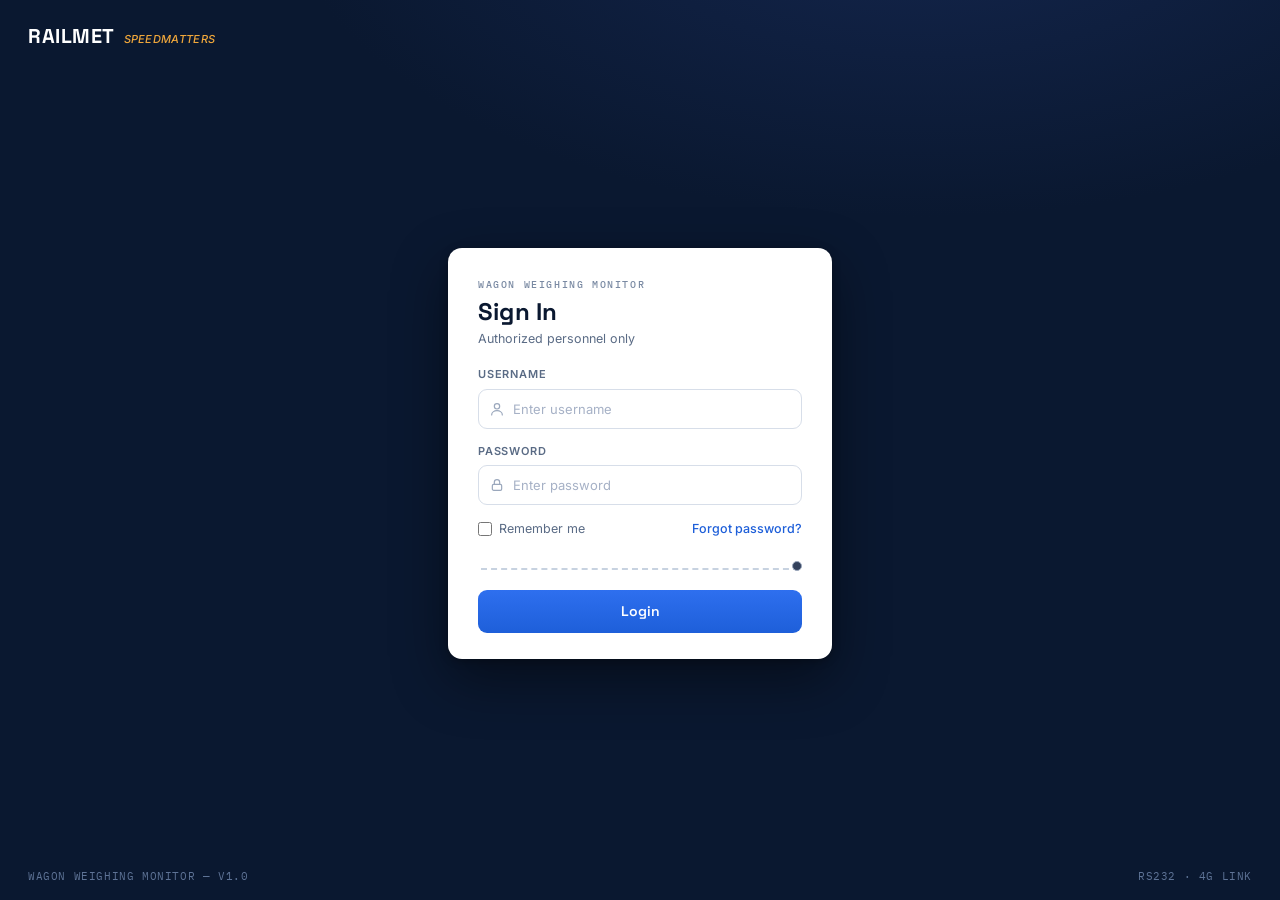
<file: index.html>
<!DOCTYPE html>
<html lang="en" data-bs-theme="light">
<head>
    <meta charset="utf-8">
    <meta name="viewport" content="width=device-width, initial-scale=1.0">
    <title>RAILMET - Rail In-Motion Weighing System</title>
    <link rel="preconnect" href="https://fonts.googleapis.com">
    <link rel="preconnect" href="https://fonts.gstatic.com" crossorigin>
    <link href="https://fonts.googleapis.com/css2?family=Space+Grotesk:wght@500;600;700&family=Inter:wght@400;500;600&family=IBM+Plex+Mono:wght@400;500&display=swap" rel="stylesheet">
    <link href="https://cdn.jsdelivr.net/npm/bootstrap@5.3.3/dist/css/bootstrap.min.css" rel="stylesheet">
    <link href="https://cdn.jsdelivr.net/npm/bootstrap-icons@1.11.3/font/bootstrap-icons.min.css" rel="stylesheet">
    <link rel="stylesheet" href="css/railmet.css">
    <link rel="stylesheet" href="css/custom.css">
</head>
<body>
<div class="rml-page">
    <div class="rml-brand">
        <span class="rml-brand-title">RAILMET</span>
        <span class="rml-brand-sub">SPEEDMATTERS</span>
    </div>

    <div class="rml-body">
        <div class="rml-card">
            <div class="rml-card-head">
                <div class="rml-card-kicker">Wagon Weighing Monitor</div>
                <h1 class="rml-card-title">Sign In</h1>
                <p class="rml-card-subtitle">Authorized personnel only</p>
            </div>

            <form id="loginForm" novalidate>
                <div class="rml-error" role="alert" id="loginError" hidden>
                    <svg width="15" height="15" viewBox="0 0 24 24" fill="none" stroke="currentColor" stroke-width="2" stroke-linecap="round" stroke-linejoin="round"><path d="M10.3 3.9 1.8 18a2 2 0 0 0 1.7 3h17a2 2 0 0 0 1.7-3L13.7 3.9a2 2 0 0 0-3.4 0z"></path><line x1="12" y1="9" x2="12" y2="13"></line><line x1="12" y1="17" x2="12.01" y2="17"></line></svg>
                    <span id="loginErrorText"></span>
                </div>

                <div class="rml-field">
                    <label class="rml-label" for="loginUsername">Username</label>
                    <div class="rml-input-wrap">
                        <svg class="rml-input-icon" viewBox="0 0 24 24" fill="none" stroke="currentColor" stroke-width="1.8" stroke-linecap="round" stroke-linejoin="round"><circle cx="12" cy="8" r="4"></circle><path d="M4 21c0-3.9 3.6-6.5 8-6.5s8 2.6 8 6.5"></path></svg>
                        <input id="loginUsername" class="rml-input" placeholder="Enter username" autocomplete="username">
                    </div>
                </div>

                <div class="rml-field">
                    <label class="rml-label" for="loginPassword">Password</label>
                    <div class="rml-input-wrap">
                        <svg class="rml-input-icon" viewBox="0 0 24 24" fill="none" stroke="currentColor" stroke-width="1.8" stroke-linecap="round" stroke-linejoin="round"><rect x="5" y="11" width="14" height="9" rx="2"></rect><path d="M8 11V8a4 4 0 0 1 8 0v3"></path></svg>
                        <input id="loginPassword" type="password" class="rml-input" placeholder="Enter password" autocomplete="current-password">
                    </div>
                </div>

                <div class="rml-row">
                    <label class="rml-check"><input type="checkbox" id="loginRemember"> Remember me</label>
                    <button type="button" class="rml-forgot" id="btnForgot">Forgot password?</button>
                </div>
                <div class="rml-info" role="status" id="loginInfo" hidden>Contact the system administrator to reset your password.</div>

                <div class="rml-track" aria-hidden="true">
                    <div class="rml-rail"></div>
                    <span class="rml-signal" id="signal"></span>
                    <div class="rml-wagon" id="wagonTrain">
                        <svg width="136" height="24" viewBox="0 0 136 24" fill="none">
                            <line x1="23" y1="13" x2="29" y2="13" stroke="#8A97AB" stroke-width="2.5"/><rect x="1" y="4" width="22" height="12" rx="2" fill="#0A1830"/><rect x="1" y="4" width="22" height="3.5" rx="1" fill="#1E5FD9"/><circle cx="9" cy="19" r="3.4" fill="#8A97AB"/><circle cx="18" cy="19" r="3.4" fill="#8A97AB"/>
                            <line x1="51" y1="13" x2="57" y2="13" stroke="#8A97AB" stroke-width="2.5"/><rect x="29" y="4" width="22" height="12" rx="2" fill="#0A1830"/><rect x="29" y="4" width="22" height="3.5" rx="1" fill="#F0A73B"/><circle cx="37" cy="19" r="3.4" fill="#8A97AB"/><circle cx="46" cy="19" r="3.4" fill="#8A97AB"/>
                            <line x1="79" y1="13" x2="85" y2="13" stroke="#8A97AB" stroke-width="2.5"/><rect x="57" y="4" width="22" height="12" rx="2" fill="#0A1830"/><rect x="57" y="4" width="22" height="3.5" rx="1" fill="#1E5FD9"/><circle cx="65" cy="19" r="3.4" fill="#8A97AB"/><circle cx="74" cy="19" r="3.4" fill="#8A97AB"/>
                            <line x1="107" y1="13" x2="113" y2="13" stroke="#8A97AB" stroke-width="2.5"/><rect x="85" y="4" width="22" height="12" rx="2" fill="#0A1830"/><rect x="85" y="4" width="22" height="3.5" rx="1" fill="#F0A73B"/><circle cx="93" cy="19" r="3.4" fill="#8A97AB"/><circle cx="102" cy="19" r="3.4" fill="#8A97AB"/>
                            <rect x="113" y="4" width="22" height="12" rx="2" fill="#0A1830"/><rect x="113" y="4" width="22" height="3.5" rx="1" fill="#1E5FD9"/><circle cx="121" cy="19" r="3.4" fill="#8A97AB"/><circle cx="130" cy="19" r="3.4" fill="#8A97AB"/>
                        </svg>
                    </div>
                </div>

                <button type="submit" class="rml-btn" id="btnLogin"><span>Login</span></button>
            </form>
        </div>
    </div>

    <div class="rml-footer">
        <span>WAGON WEIGHING MONITOR — V1.0</span>
        <span>RS232 · 4G LINK</span>
    </div>
</div>

<script src="https://cdn.jsdelivr.net/npm/bootstrap@5.3.3/dist/js/bootstrap.bundle.min.js"></script>
<script src="js/core.js"></script>
<script>
(function () {
    RM.init();
    // already signed in → go straight to the first permitted page
    const existing = RM.currentUser();
    if (existing && RM.homeFor(existing)) { location.replace(RM.homeFor(existing)); return; }

    const $ = id => document.getElementById(id);
    const form = $('loginForm'), err = $('loginError'), errText = $('loginErrorText');
    const showError = msg => { errText.textContent = msg; err.hidden = false; };

    $('btnForgot').onclick = () => { $('loginInfo').hidden = false; };

    form.addEventListener('submit', e => {
        e.preventDefault();
        err.hidden = true;
        const u = $('loginUsername').value.trim(), p = $('loginPassword').value;
        if (!u || !p) return showError('Please enter both username and password.');

        const res = RM.login(u, p, $('loginRemember').checked);
        if (!res.ok) { $('loginPassword').value = ''; return showError(res.error); }

        const home = RM.homeFor(res.user);
        if (!home) { RM.clearSession(); return showError('Your role has no modules assigned. Contact the system administrator.'); }

        // signal arms, wagon crosses the rail, then navigate
        $('btnLogin').disabled = true;
        $('btnLogin').innerHTML = '<span>Signing in…</span>';
        $('signal').classList.add('armed');
        $('wagonTrain').classList.add('run');
        setTimeout(() => location.href = home, 1250);
    });
})();
</script>
</body>
</html>
</file>
<file: css/railmet.css>
/* ============================================================
   RAILMET Pixel-Perfect CSS — Matches desktop application exactly
   ============================================================ */

/* --- Reset --- */
*, *::before, *::after { box-sizing: border-box; margin: 0; padding: 0; }
html, body {
  font-family: "Segoe UI", -apple-system, BlinkMacSystemFont, "Roboto", Arial, sans-serif;
  background: #F3F3F3;
  color: #1a1a2e;
  font-size: 14px;
  line-height: 1.4;
  -webkit-font-smoothing: antialiased;
}

/* --- Top Dark Strip --- */
.rm-top-strip { height: 5px; background: #0B1A30; width: 100%; }

/* --- Header Bar --- */
.rm-header { display: flex; align-items: center; height: 44px; background: #007A8A; color: #fff; padding: 0 16px; width: 100%; }
.rm-header-brand { display: flex; align-items: baseline; gap: 8px; min-width: 220px; }
.rm-header-brand .rm-logo-railmet { font-size: 22px; font-weight: 800; color: #fff; letter-spacing: 0.5px; }
.rm-header-brand .rm-logo-speed { font-size: 12px; font-style: italic; color: #FFD54F; font-weight: 500; letter-spacing: 0.3px; }
.rm-header-center { flex: 1; text-align: center; font-size: 14px; font-weight: 600; letter-spacing: 1.5px; color: #fff; }
.rm-header-date { background: #0B1A30; color: #fff; border-radius: 4px; padding: 4px 12px; font-size: 12px; font-weight: 600; font-variant-numeric: tabular-nums; white-space: nowrap; min-width: 155px; text-align: center; }

/* --- App Body --- */
.rm-body { display: flex; height: calc(100vh - 49px); overflow: hidden; }

/* --- Sidebar --- */
.rm-sidebar { width: 200px; min-width: 200px; background: #fff; border-right: 1px solid #D6DCE5; display: flex; flex-direction: column; flex-shrink: 0; }
.rm-sidebar-logo { padding: 16px 16px 12px 16px; border-bottom: 1px solid #ECF0F5; }
.rm-sidebar-logo .rm-sb-railmet { font-size: 18px; font-weight: 800; color: #007A8A; }
.rm-sidebar-logo .rm-sb-speed { font-size: 10px; font-style: italic; color: #FFD54F; font-weight: 500; }
.rm-sidebar-nav { display: flex; flex-direction: column; padding: 8px 0; gap: 2px; }
.rm-sidebar-nav .rm-nav-item { display: flex; align-items: center; gap: 10px; padding: 10px 16px; font-size: 13px; font-weight: 600; color: #4A5568; cursor: pointer; border: none; background: none; text-decoration: none; transition: background .12s, color .12s; border-radius: 0; width: 100%; text-align: left; }
.rm-sidebar-nav .rm-nav-item:hover { background: #F0F4F8; color: #1a1a2e; }
.rm-sidebar-nav .rm-nav-item.active { background: #00A3B6; color: #fff; }
.rm-sidebar-nav .rm-nav-item i { font-size: 15px; width: 18px; text-align: center; }

/* --- Main Content --- */
.rm-content { flex: 1; padding: 12px 16px 16px 16px; overflow: hidden; min-width: 0; display: flex; flex-direction: column; }

/* --- Summary Cards --- */
.rm-summary-row { display: flex; gap: 12px; margin-bottom: 12px; }
.rm-summary-card { flex: 1; background: #fff; border: 1px solid #D6DCE5; border-radius: 8px; padding: 12px 16px; min-width: 0; }
.rm-summary-card .rm-sc-label { font-size: 10px; font-weight: 600; text-transform: uppercase; color: #718096; letter-spacing: 0.5px; margin-bottom: 2px; }
.rm-summary-card .rm-sc-value { font-size: 24px; font-weight: 700; line-height: 1.2; white-space: nowrap; overflow: hidden; text-overflow: ellipsis; }
.rm-summary-card .rm-sc-value.blue   { color: #00A3B6; }
.rm-summary-card .rm-sc-value.green  { color: #16A34A; }
.rm-summary-card .rm-sc-value.orange { color: #EA580C; }
.rm-summary-card .rm-sc-value.dark   { color: #1a1a2e; }

/* --- Section Title --- */
.rm-section-title { font-size: 13px; font-weight: 700; text-transform: uppercase; color: #007A8A; letter-spacing: 0.5px; margin-bottom: 8px; padding-left: 2px; }

/* --- Table Wrap --- */
.rm-table-wrap { background: #fff; border: 1px solid #D6DCE5; border-radius: 8px; overflow: hidden; margin-bottom: 12px; }
.rm-table-scroll { overflow-x: auto; max-height: 340px; overflow-y: auto; }
.rm-table-wrap.wagon-grid-wrap { flex: 1; min-height: 0; display: flex; flex-direction: column; }
.rm-table-wrap.wagon-grid-wrap .rm-table-scroll { flex: 1; overflow-y: auto; min-height: 0; }
.rm-table { width: 100%; border-collapse: collapse; font-size: 12px; white-space: nowrap; }
.rm-table thead th { background: #00A3B6; color: #fff; font-size: 10px; font-weight: 600; text-transform: uppercase; letter-spacing: 0.3px; padding: 8px 8px; text-align: left; border: none; position: sticky; top: 0; z-index: 2; white-space: nowrap; }
.rm-table tbody td { padding: 6px 8px; border-bottom: 1px solid #ECF0F5; font-size: 12px; color: #2D3748; white-space: nowrap; }
.rm-table tbody tr:nth-child(even) { background: #F7FAFC; }
.rm-table tbody tr:hover { background: #EBF4FF; }
.rm-table .col-wagon { font-weight: 700; color: #1a1a2e; }

/* --- Wagon Table --- */
.rm-wagon-table { width: 100%; border-collapse: collapse; font-size: 12px; white-space: nowrap; }
.rm-wagon-table thead th { background: #00A3B6; color: #fff; font-size: 10px; font-weight: 600; text-transform: uppercase; letter-spacing: 0.3px; padding: 8px 8px; text-align: left; border: none; position: sticky; top: 0; z-index: 2; white-space: nowrap; }
.rm-wagon-table tbody td { padding: 6px 8px; border-bottom: 1px solid #ECF0F5; font-size: 12px; color: #2D3748; white-space: nowrap; }
.rm-wagon-table tbody tr:nth-child(even) { background: #F7FAFC; }
.rm-wagon-table tbody tr:hover { background: #EBF4FF; }
.rm-wagon-table .col-wagon { font-weight: 700; color: #1a1a2e; }
.rm-wagon-table .col-gross { font-weight: 700; color: #1a1a2e; }
.rm-wagon-table .asym-pos { color: #16A34A; font-weight: 600; }
.rm-wagon-table .asym-neg { color: #DC2626; font-weight: 600; }
.rm-wagon-table .asym-zero { color: #718096; font-weight: 600; }

/* --- Bottom Grid --- */
.rm-bottom-grid { display: grid; grid-template-columns: 1fr 1fr; gap: 12px; }

/* --- Panels --- */
.rm-panel { background: #fff; border: 1px solid #D6DCE5; border-radius: 8px; overflow: hidden; }
.rm-panel-header { padding: 10px 14px; border-bottom: 1px solid #ECF0F5; }
.rm-panel-title { font-size: 12px; font-weight: 700; text-transform: uppercase; color: #007A8A; letter-spacing: 0.5px; }
.rm-panel-body { padding: 14px; }

/* --- Chart Area --- */
.rm-chart-area { width: 100%; height: 240px; display: flex; align-items: center; justify-content: center; color: #A0AEC0; font-size: 13px; border: 1px dashed #D6DCE5; border-radius: 6px; margin-bottom: 12px; }

/* --- Legend --- */
.rm-legend { display: flex; gap: 16px; margin-bottom: 10px; font-size: 11px; font-weight: 600; color: #4A5568; }
.rm-legend-item { display: flex; align-items: center; gap: 5px; }
.rm-legend-dot { width: 10px; height: 10px; border-radius: 2px; }
.rm-legend-dot.green { background: #16A34A; }
.rm-legend-dot.blue  { background: #00A3B6; }

/* --- Wagon Image --- */
.rm-wagon-img-wrap { text-align: center; padding: 10px 0; margin-bottom: 12px; }
.rm-wagon-img-wrap img { max-width: 320px; height: auto; opacity: 0.85; }

/* --- Axle Cards --- */
.rm-axle-row { display: flex; gap: 10px; margin-bottom: 12px; }
.rm-axle-card { flex: 1; background: #F7FAFC; border: 1px solid #D6DCE5; border-radius: 6px; padding: 8px 10px; text-align: center; }
.rm-axle-card .rm-ac-title { font-size: 12px; font-weight: 700; color: #1a1a2e; margin-bottom: 4px; }
.rm-axle-card .rm-ac-row { display: flex; justify-content: space-between; font-size: 11px; color: #4A5568; }
.rm-axle-card .rm-ac-val { font-weight: 700; color: #1a1a2e; }
.axle-lh { font-size: 14px; font-weight: 700; color: #00A3B6; }
.axle-rh { font-size: 14px; font-weight: 700; color: #16A34A; }
.axle-label { font-size: 10px; font-weight: 600; color: #718096; text-transform: uppercase; margin-top: 2px; }

/* --- Axle Info --- */
.rm-axle-info { display: grid; grid-template-columns: 1fr 1fr; gap: 6px; font-size: 12px; color: #4A5568; }
.rm-axle-info .rm-ai-label { font-weight: 600; }
.rm-axle-info .rm-ai-val { font-weight: 700; color: #1a1a2e; }
.rm-bottom-info { display: flex; justify-content: space-between; align-items: flex-end; margin-top: 8px; font-size: 12px; color: #4A5568; }
.rm-bottom-info .rm-bi-label { font-weight: 600; }
.rm-bottom-info .rm-bi-val { font-weight: 700; color: #1a1a2e; }

/* --- Data Labels --- */
.rm-data-label { font-size: 11px; font-weight: 600; color: #718096; }
.rm-data-value { font-size: 14px; font-weight: 700; color: #1a1a2e; }
.rm-bogie-line { padding: 10px 0; border-top: 1px solid #ECF0F5; }

/* --- Buttons --- */
.rm-btn-row { display: flex; gap: 8px; flex-wrap: wrap; }
.rm-btn { display: inline-flex; align-items: center; gap: 6px; padding: 7px 16px; font-size: 12px; font-weight: 600; border: none; border-radius: 6px; cursor: pointer; white-space: nowrap; transition: background .12s; }
.rm-btn-blue     { background: #00A3B6; color: #fff; }
.rm-btn-blue:hover     { background: #008A9A; }
.rm-btn-red      { background: #DC2626; color: #fff; }
.rm-btn-red:hover      { background: #B91C1C; }
.rm-btn-gray     { background: #718096; color: #fff; }
.rm-btn-gray:hover     { background: #4A5568; }
.rm-btn-green    { background: #16A34A; color: #fff; }
.rm-btn-green:hover    { background: #15803D; }
.rm-btn-primary  { background: #00A3B6; color: #fff; }
.rm-btn-primary:hover  { background: #008A9A; }
.rm-btn-success  { background: #16A34A; color: #fff; }
.rm-btn-success:hover  { background: #15803D; }
.rm-btn-danger   { background: #DC2626; color: #fff; }
.rm-btn-danger:hover   { background: #B91C1C; }
.rm-btn-secondary { background: #718096; color: #fff; }
.rm-btn-secondary:hover { background: #4A5568; }
.rm-btn-outline  { background: transparent; color: #00A3B6; border: 1px solid #00A3B6; }
.rm-btn-outline:hover  { background: #00A3B6; color: #fff; }
.rm-btn:disabled { opacity: .5; cursor: not-allowed; }
.rm-btn-sm { padding: 4px 12px; font-size: 11px; }

/* --- Badges --- */
.rm-badge { display: inline-flex; align-items: center; gap: 4px; padding: 2px 8px; font-size: 10px; font-weight: 600; border-radius: 4px; text-transform: uppercase; letter-spacing: 0.3px; white-space: nowrap; }
.rm-badge-info    { background: #DBEAFE; color: #1D4ED8; }
.rm-badge-ok      { background: #DCFCE7; color: #16A34A; }
.rm-badge-overload { background: #FEE2E2; color: #DC2626; }
.rm-badge-warning  { background: #FEF3C7; color: #D97706; }

/* --- Select --- */
.rm-select { padding: 5px 28px 5px 10px; font-size: 12px; border: 1px solid #D6DCE5; border-radius: 4px; background: #fff; color: #1a1a2e; font-weight: 600; appearance: auto; }

/* --- Status Dot --- */
.rm-status-dot { display: inline-block; width: 10px; height: 10px; border-radius: 50%; margin-right: 6px; vertical-align: middle; }
.rm-status-dot.online  { background: #16A34A; }
.rm-status-dot.offline { background: #DC2626; }

/* --- Form Labels --- */
.rm-form-label { display: block; font-size: 10px; font-weight: 600; text-transform: uppercase; color: #718096; letter-spacing: 0.5px; margin-bottom: 4px; }

/* --- Filter Labels & Inputs --- */
.rm-filter-label { display: block; font-size: 10px; font-weight: 600; text-transform: uppercase; color: #718096; letter-spacing: 0.5px; margin-bottom: 4px; }
.rm-filter-select { width: 100%; padding: 7px 10px; font-size: 12px; border: 1px solid #D6DCE5; border-radius: 4px; background: #fff; color: #1a1a2e; font-family: inherit; outline: none; transition: border-color .12s; }
.rm-filter-select:focus { border-color: #00A3B6; box-shadow: 0 0 0 2px rgba(13,110,253,.15); }

/* --- Report Type List --- */
.rm-rt-item { display: block; width: 100%; padding: 10px 14px; font-size: 12px; font-weight: 500; color: #4A5568; background: #fff; border: none; border-bottom: 1px solid #ECF0F5; text-align: left; cursor: pointer; transition: background .12s, color .12s; }
.rm-rt-item:last-child { border-bottom: none; }
.rm-rt-item:hover { background: #F0F4F8; color: #1a1a2e; }
.rm-rt-item.active { background: #00A3B6; color: #fff; font-weight: 600; }

/* --- Empty State --- */
.rm-empty-state { text-align: center; color: #A0AEC0; }
.rm-empty-state i { font-size: 32px; display: block; margin-bottom: 8px; }
.rm-empty-title { font-size: 13px; font-weight: 600; color: #4A5568; margin-bottom: 4px; }
.rm-empty-desc { font-size: 12px; color: #A0AEC0; }

/* --- Tab Pills (Settings) --- */
.rm-tab-pills .nav-link { display: flex; align-items: center; gap: 8px; padding: 10px 14px; font-size: 12px; font-weight: 600; color: #4A5568; background: transparent; border: none; border-bottom: 1px solid #ECF0F5; text-align: left; cursor: pointer; transition: background .12s, color .12s; border-radius: 0; }
.rm-tab-pills .nav-link:last-child { border-bottom: none; }
.rm-tab-pills .nav-link:hover { background: #F0F4F8; color: #1a1a2e; }
.rm-tab-pills .nav-link.active { background: #00A3B6; color: #fff; font-weight: 600; }

/* --- Modal --- */
.rm-modal { background: #fff; border: 1px solid #D6DCE5; border-radius: 8px; overflow: hidden; }
.rm-modal .modal-header { background: #007A8A; color: #fff; padding: 10px 14px; border-bottom: none; }
.rm-modal .modal-header h6 { margin: 0; font-size: 13px; font-weight: 700; color: #fff; }
.rm-modal .modal-body { padding: 14px; }
.rm-modal .modal-footer { padding: 10px 14px; border-top: 1px solid #ECF0F5; }

/* --- Scrollbar --- */
.rm-table-scroll::-webkit-scrollbar { width: 6px; height: 6px; }
.rm-table-scroll::-webkit-scrollbar-track { background: transparent; }
.rm-table-scroll::-webkit-scrollbar-thumb { background: #CBD5E0; border-radius: 3px; }

/* --- Responsive: sidebar offcanvas on small screens --- */
@media (max-width: 991.98px) {
  .rm-sidebar { display: none; }
  .rm-sidebar.offcanvas-show { display: flex; position: fixed; top: 49px; left: 0; bottom: 0; width: 200px; z-index: 1045; background: #fff; border-right: 1px solid #D6DCE5; box-shadow: 4px 0 12px rgba(0,0,0,.12); }
  .rm-sidebar-backdrop { display: none; position: fixed; inset: 0; background: rgba(0,0,0,.35); z-index: 1040; }
  .rm-sidebar-backdrop.show { display: block; }
}

/* --- Responsive: summary cards --- */
@media (max-width: 767.98px) {
  .rm-summary-row { flex-wrap: wrap; }
  .rm-summary-card { flex-basis: calc(50% - 6px); }
}
@media (max-width: 575.98px) {
  .rm-summary-card { flex-basis: 100%; }
  .rm-bottom-grid { grid-template-columns: 1fr; }
}

/* --- Login Screen (control-room design) --- */
.rml-page {
  min-height: 100vh;
  display: flex;
  flex-direction: column;
  background: radial-gradient(1100px 560px at 72% -12%, #14264E 0%, #0A1830 58%) #0A1830;
  font-family: "Inter", -apple-system, BlinkMacSystemFont, "Segoe UI", sans-serif;
  color: #E8EDF6;
}

/* Brand row */
.rml-brand { display: flex; align-items: baseline; gap: 9px; padding: 22px 28px 0; }
.rml-brand-title { font-family: "Space Grotesk", "Inter", sans-serif; font-size: 20px; font-weight: 700; letter-spacing: .5px; color: #fff; }
.rml-brand-sub { font-size: 11px; font-style: italic; font-weight: 500; letter-spacing: .3px; color: #F0A73B; }

/* Centered card */
.rml-body { flex: 1; display: flex; align-items: center; justify-content: center; padding: 18px 24px; }
.rml-card {
  width: 384px; max-width: 100%;
  background: #fff;
  border-radius: 14px;
  padding: 30px 30px 26px;
  box-shadow: 0 20px 55px rgba(0, 0, 0, .45), 0 2px 8px rgba(0, 0, 0, .25);
}
.rml-card-head { margin-bottom: 20px; }
.rml-card-kicker { font-family: "IBM Plex Mono", ui-monospace, monospace; font-size: 10px; font-weight: 500; letter-spacing: 1.6px; text-transform: uppercase; color: #7A8AA3; margin-bottom: 6px; }
.rml-card-title { margin: 0; font-family: "Space Grotesk", "Inter", sans-serif; font-size: 24px; font-weight: 700; letter-spacing: .2px; color: #0A1830; }
.rml-card-subtitle { margin: 3px 0 0; font-size: 12.5px; color: #5A6B85; }

/* Feedback rows */
.rml-error { display: flex; align-items: center; gap: 8px; background: #FDF0EF; border: 1px solid #F3CFCB; color: #B03A33; border-radius: 8px; padding: 9px 12px; font-size: 12px; margin-bottom: 14px; }
.rml-info { font-size: 12px; color: #1E5FD9; margin: -8px 0 12px; }

/* Fields */
.rml-field { margin-bottom: 15px; }
.rml-label { display: block; font-size: 11px; font-weight: 600; text-transform: uppercase; letter-spacing: .8px; color: #5A6B85; margin-bottom: 6px; }
.rml-input-wrap { position: relative; }
.rml-input-icon { position: absolute; left: 11px; top: 50%; transform: translateY(-50%); width: 16px; height: 16px; color: #9AA7BC; pointer-events: none; }
.rml-input {
  width: 100%; padding: 10px 12px 10px 34px;
  font-size: 13px; font-family: inherit; color: #0F1B33;
  background: #fff; border: 1px solid #D7DEE9; border-radius: 9px;
  outline: none;
  transition: border-color .15s, box-shadow .15s;
}
.rml-input::placeholder { color: #A6B1C6; }
.rml-input:focus { border-color: #1E5FD9; box-shadow: 0 0 0 3px rgba(30, 95, 217, .18); }

/* Remember me / forgot row */
.rml-row { display: flex; align-items: center; justify-content: space-between; margin: 2px 0 14px; }
.rml-check { display: flex; align-items: center; gap: 7px; font-size: 12.5px; color: #5A6B85; cursor: pointer; user-select: none; }
.rml-check input { width: 14px; height: 14px; accent-color: #1E5FD9; cursor: pointer; }
.rml-forgot { background: none; border: none; padding: 0; font-size: 12.5px; font-weight: 500; font-family: inherit; color: #1E5FD9; cursor: pointer; }
.rml-forgot:hover { text-decoration: underline; }

/* Signal rail - the wagon crossing represents the login action */
.rml-track { position: relative; height: 26px; margin: 0 3px 12px; }
.rml-rail { position: absolute; left: 0; right: 0; top: 16px; border-top: 2px dashed #C7D2E0; }
.rml-signal {
  position: absolute; right: -3px; top: 9px;
  width: 10px; height: 10px; border-radius: 50%;
  background: #33415C; border: 1px solid #9AA7BC;
  transition: background .2s, box-shadow .2s, border-color .2s;
}
.rml-signal.armed { background: #F0A73B; border-color: #F0A73B; box-shadow: 0 0 6px 2px rgba(240, 167, 59, .6), 0 0 16px 5px rgba(240, 167, 59, .3); }
.rml-wagon { position: absolute; top: -8px; left: -150px; width: 136px; height: 24px; opacity: 0; will-change: left, opacity; }
.rml-wagon.run { opacity: 1; animation: rml-wagon-run 1.2s cubic-bezier(.45, .05, .55, .95) forwards; }
@keyframes rml-wagon-run {
  0%   { left: -150px; opacity: 0; }
  8%   { left: -110px; opacity: 1; }
  78%  { left: calc(100% + 10px); opacity: 1; }
  100% { left: calc(100% + 110px); opacity: 0; }
}

/* Button */
.rml-btn {
  width: 100%; display: flex; align-items: center; justify-content: center;
  padding: 12px 16px;
  font-family: "Space Grotesk", "Inter", sans-serif; font-size: 14px; font-weight: 600;
  color: #fff; background: linear-gradient(180deg, #2E6FEF, #1E5FD9);
  border: none; border-radius: 9px; cursor: pointer;
  transition: background .15s, box-shadow .15s, transform .1s;
}
.rml-btn:hover:not(:disabled) { background: linear-gradient(180deg, #3B7AF4, #2058CE); box-shadow: 0 4px 14px rgba(30, 95, 217, .35); }
.rml-btn:active:not(:disabled) { transform: translateY(1px); }
.rml-btn:disabled { opacity: .85; cursor: default; }

/* Footer meta row */
.rml-footer {
  display: flex; justify-content: space-between; align-items: center; flex-wrap: wrap; gap: 4px 16px;
  padding: 12px 28px 16px;
  font-family: "IBM Plex Mono", ui-monospace, monospace;
  font-size: 10.5px; letter-spacing: .6px; color: #5E7396;
}
.rml-footer span { white-space: nowrap; }

/* --- Print --- */
@media print {
  .rm-top-strip, .rm-header, .rm-sidebar { display: none !important; }
  .rm-content { padding: 0; }
}

/* --- MQTT Indicator --- */
.rm-mqtt-indicator {
  display: flex; align-items: center; gap: 5px;
  padding: 3px 10px; border-radius: 4px;
  font-size: 11px; font-weight: 600; letter-spacing: 0.3px;
  transition: background 0.3s, color 0.3s;
}
.rm-mqtt-indicator.connected {
  background: rgba(22, 163, 74, 0.15); color: #16A34A;
}
.rm-mqtt-indicator.disconnected {
  background: rgba(234, 179, 8, 0.15); color: #EAB308;
}
.rm-mqtt-indicator i { font-size: 13px; }
.rm-mqtt-indicator.connected i {
  animation: mqtt-pulse 2s ease-in-out infinite;
}
@keyframes mqtt-pulse {
  0%, 100% { opacity: 1; }
  50% { opacity: 0.4; }
}

/* --- Status Pulse Dot --- */
.rm-status-pulse {
  display: inline-block;
  width: 10px;
  height: 10px;
  border-radius: 50%;
  background: #16A34A;
  box-shadow: 0 0 6px 2px rgba(22, 163, 74, 0.5);
  animation: status-glow 2s ease-in-out infinite;
  flex-shrink: 0;
}
@keyframes status-glow {
  0%, 100% { box-shadow: 0 0 6px 2px rgba(22, 163, 74, 0.5); }
  50% { box-shadow: 0 0 12px 4px rgba(22, 163, 74, 0.8); }
}
</file>
<file: css/custom.css>
/* ============================================================
   RAILMET additions: user menu, user management, roles & permissions
   Built on the tokens of railmet.css (teal #007A8A / #00A3B6)
   ============================================================ */
main.rm-content[hidden] { display: none !important; }

/* Header burger (mobile only) */
.rm-burger { display: none; background: none; border: none; color: #fff; font-size: 22px; margin-right: 8px; padding: 0 4px; cursor: pointer; }
@media (max-width: 991.98px) {
  .rm-burger { display: inline-flex; }
  .rm-header-center { display: none; }
  .rm-header-brand { min-width: 0; flex: 1; }
  .rm-body { height: auto; min-height: calc(100vh - 49px); overflow: visible; }
  .rm-content { overflow: visible; }
}
@media (max-width: 575.98px) {
  .rm-header-date, .rm-mqtt-indicator, .rm-user-meta { display: none !important; }
}

/* User chip in header */
.rm-user-chip { display: flex; align-items: center; gap: 8px; background: rgba(255,255,255,.12); border: 1px solid rgba(255,255,255,.18); color: #fff; border-radius: 6px; padding: 3px 10px 3px 4px; cursor: pointer; height: 32px; }
.rm-user-chip:hover { background: rgba(255,255,255,.2); }
.rm-avatar { width: 24px; height: 24px; border-radius: 50%; background: #FFD54F; color: #0B1A30; font-size: 10px; font-weight: 800; display: inline-flex; align-items: center; justify-content: center; }
.rm-user-meta { display: flex; flex-direction: column; line-height: 1.1; text-align: left; }
.rm-user-name { font-size: 12px; font-weight: 700; }
.rm-user-role { font-size: 10px; opacity: .8; }
.rm-dropdown { font-size: 13px; min-width: 210px; border: 1px solid #D6DCE5; box-shadow: 0 8px 24px rgba(0,0,0,.12); }
.rm-dropdown .dropdown-item { display: flex; gap: 8px; align-items: center; font-weight: 500; }
.rm-dd-head { padding: 6px 16px 8px; border-bottom: 1px solid #ECF0F5; margin-bottom: 4px; }

/* Page title row (matches Settings page heading) */
.rm-page-head { display: flex; justify-content: space-between; align-items: center; margin-bottom: 12px; gap: 12px; flex-wrap: wrap; }
.rm-page-head h5 { margin: 0; font-weight: 700; font-size: 14px; }
.rm-page-head h5 i { color: #00A3B6; margin-right: 8px; }

/* Toolbar */
.rm-toolbar { display: flex; gap: 8px; align-items: center; flex-wrap: wrap; padding: 12px 14px; border-bottom: 1px solid #ECF0F5; }
.rm-search { position: relative; }
.rm-search i { position: absolute; left: 10px; top: 50%; transform: translateY(-50%); color: #A0AEC0; font-size: 13px; }
.rm-search input { padding-left: 30px; width: 240px; }

/* Inputs share rm-filter-select look */
input.rm-filter-select, textarea.rm-filter-select { appearance: none; }
.rm-filter-select:disabled, .rm-filter-select[readonly] { background: #F7FAFC; color: #718096; }

/* Table actions */
.rm-actions { display: flex; gap: 4px; }
.rm-icon-btn { width: 28px; height: 28px; display: inline-flex; align-items: center; justify-content: center; border: 1px solid #D6DCE5; border-radius: 4px; background: #fff; color: #4A5568; cursor: pointer; font-size: 13px; }
.rm-icon-btn:hover { background: #00A3B6; border-color: #00A3B6; color: #fff; }
.rm-icon-btn.danger:hover { background: #DC2626; border-color: #DC2626; }
.rm-icon-btn:disabled { opacity: .35; cursor: not-allowed; background: #fff; color: #4A5568; border-color: #D6DCE5; }
.rm-badge-role { background: #E0F7FA; color: #007A8A; }
.rm-badge-muted { background: #EDF2F7; color: #718096; }
.rm-table td .rm-user-cell { display: flex; align-items: center; gap: 8px; }
.rm-table td .rm-avatar { background: #00A3B6; color: #fff; }

/* Roles page */
.rm-roles-grid { display: grid; grid-template-columns: 260px 1fr; gap: 12px; flex: 1; min-height: 0; }
@media (max-width: 767.98px) { .rm-roles-grid { grid-template-columns: 1fr; } }
.rm-role-item { display: flex; justify-content: space-between; align-items: center; gap: 8px; width: 100%; padding: 10px 14px; background: #fff; border: none; border-bottom: 1px solid #ECF0F5; text-align: left; cursor: pointer; font-size: 12px; color: #4A5568; }
.rm-role-item:hover { background: #F0F4F8; color: #1a1a2e; }
.rm-role-item.active { background: #00A3B6; color: #fff; }
.rm-role-item .rm-role-name { font-weight: 700; display: flex; align-items: center; gap: 6px; }
.rm-role-item .rm-role-sub { font-size: 10px; opacity: .75; }
.rm-role-item .rm-count { font-size: 10px; font-weight: 700; background: rgba(0,0,0,.06); padding: 2px 7px; border-radius: 10px; }
.rm-role-item.active .rm-count { background: rgba(255,255,255,.25); }

.rm-perm-group { border: 1px solid #ECF0F5; border-radius: 6px; margin-bottom: 10px; overflow: hidden; }
.rm-perm-group-head { display: flex; justify-content: space-between; align-items: center; background: #F7FAFC; padding: 8px 12px; font-size: 12px; font-weight: 700; color: #007A8A; text-transform: uppercase; letter-spacing: .4px; }
.rm-perm-row { display: flex; align-items: center; gap: 10px; padding: 8px 12px; border-top: 1px solid #ECF0F5; font-size: 12px; cursor: pointer; }
.rm-perm-row:hover { background: #FAFCFE; }
.rm-perm-row input, .rm-perm-group-head input { width: 15px; height: 15px; accent-color: #00A3B6; cursor: pointer; }
.rm-perm-row code { font-size: 10.5px; color: #718096; background: #EDF2F7; padding: 1px 6px; border-radius: 3px; margin-left: auto; }
.rm-perm-row.disabled { cursor: not-allowed; opacity: .75; }

/* Permission matrix (overview) */
.rm-matrix th, .rm-matrix td { text-align: center; }
.rm-matrix th:first-child, .rm-matrix td:first-child { text-align: left; }
.rm-matrix .yes { color: #16A34A; font-size: 14px; }
.rm-matrix .no { color: #CBD5E0; font-size: 14px; }

/* Modal form error */
.rm-form-error { background: #FDF0EF; border: 1px solid #F3CFCB; color: #B03A33; border-radius: 6px; padding: 8px 12px; font-size: 12px; margin-bottom: 12px; }
.rm-modal .btn-close-white { filter: invert(1) grayscale(1) brightness(2); }
.rm-modal .modal-header h6 i { margin-right: 6px; }

/* Toasts */
.rm-toast-host { position: fixed; right: 18px; bottom: 18px; z-index: 2000; display: flex; flex-direction: column; gap: 8px; }
.rm-toast { display: flex; align-items: center; gap: 8px; background: #1a1a2e; color: #fff; padding: 10px 14px; border-radius: 6px; font-size: 12.5px; font-weight: 600; box-shadow: 0 8px 22px rgba(0,0,0,.25); transition: opacity .3s, transform .3s; }
.rm-toast.ok i { color: #4ADE80; }
.rm-toast.error { background: #B91C1C; }
.rm-toast.hide { opacity: 0; transform: translateY(8px); }

/* Wagon grid row highlight */
.rm-wagon-table tbody tr.selected { background: #D9F4F7 !important; }
.rm-wagon-table tbody tr { cursor: pointer; }
.rm-pill { display: inline-block; color: #fff; font-size: 12px; font-weight: 700; padding: 4px 14px; border-radius: 3px; letter-spacing: .5px; min-width: 46px; text-align: center; }
.rm-locked-note { font-size: 11px; color: #A0AEC0; display: flex; align-items: center; gap: 6px; }
</file>
